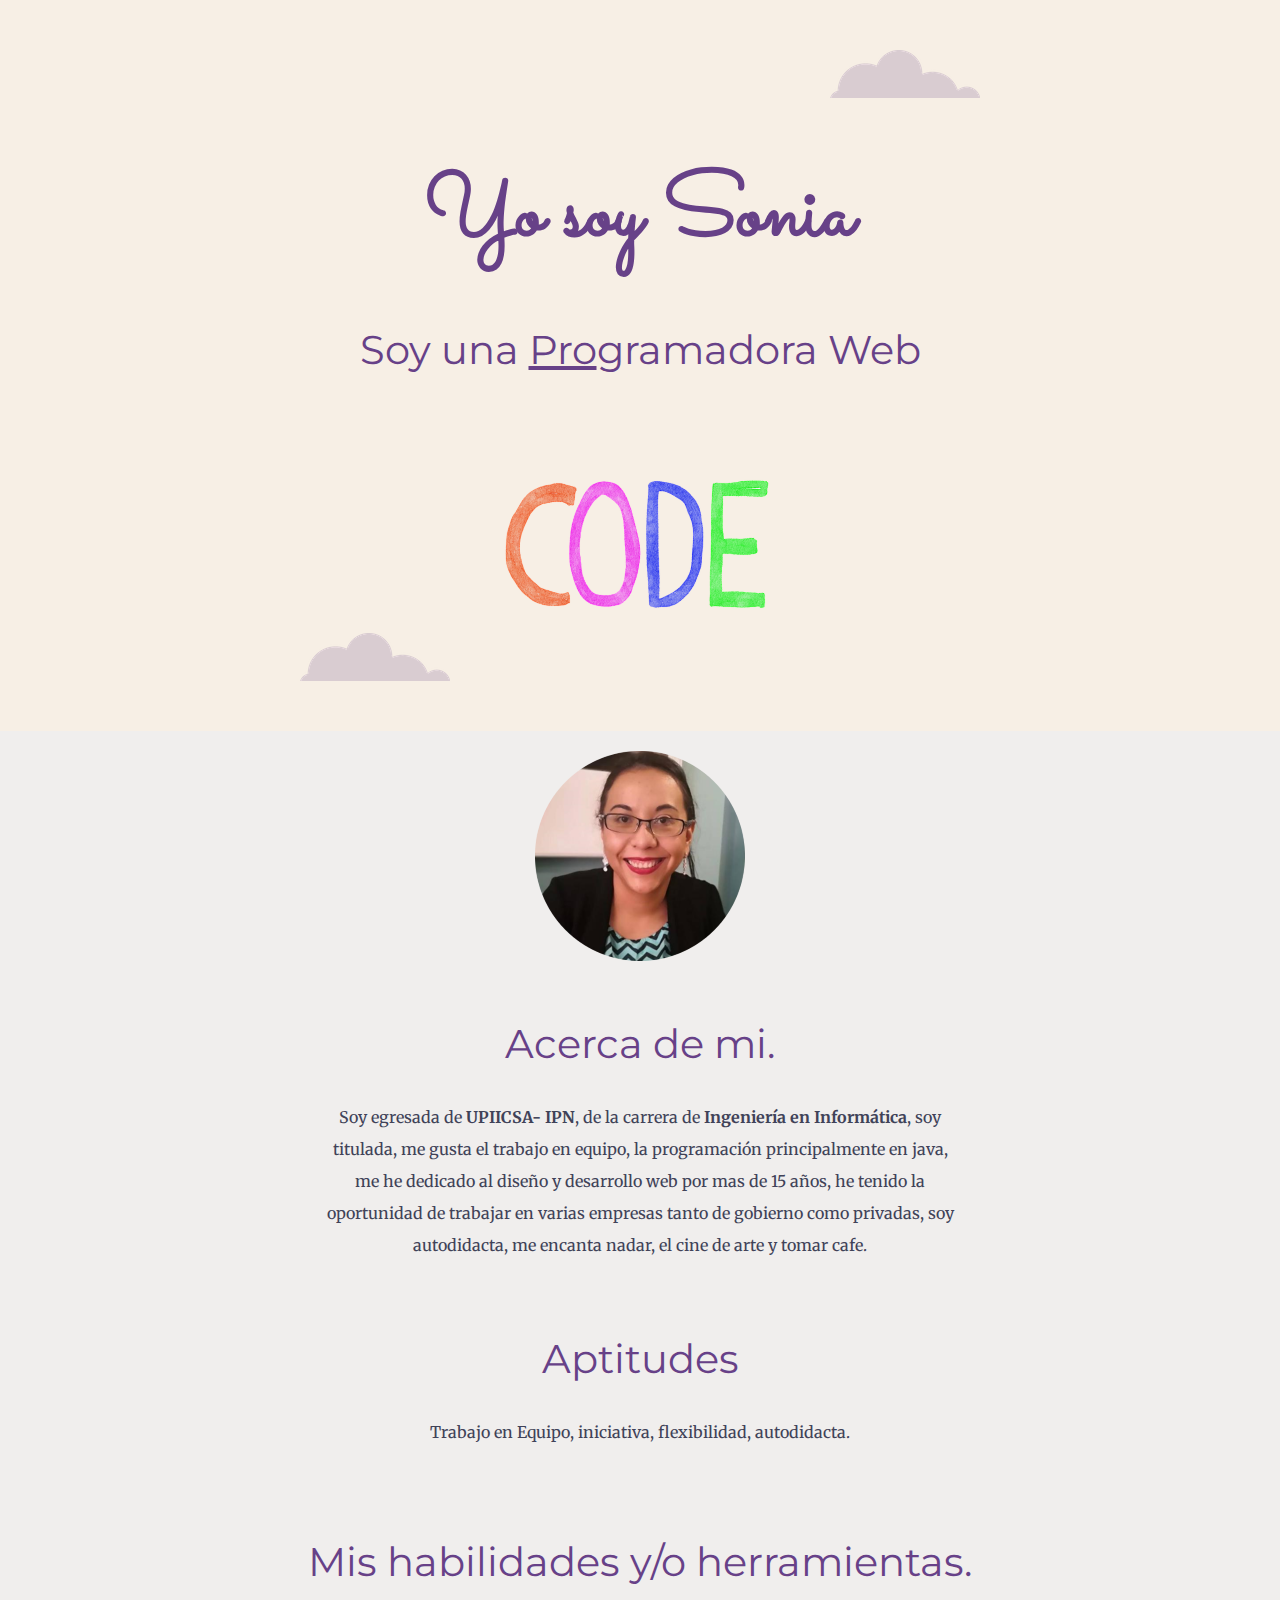
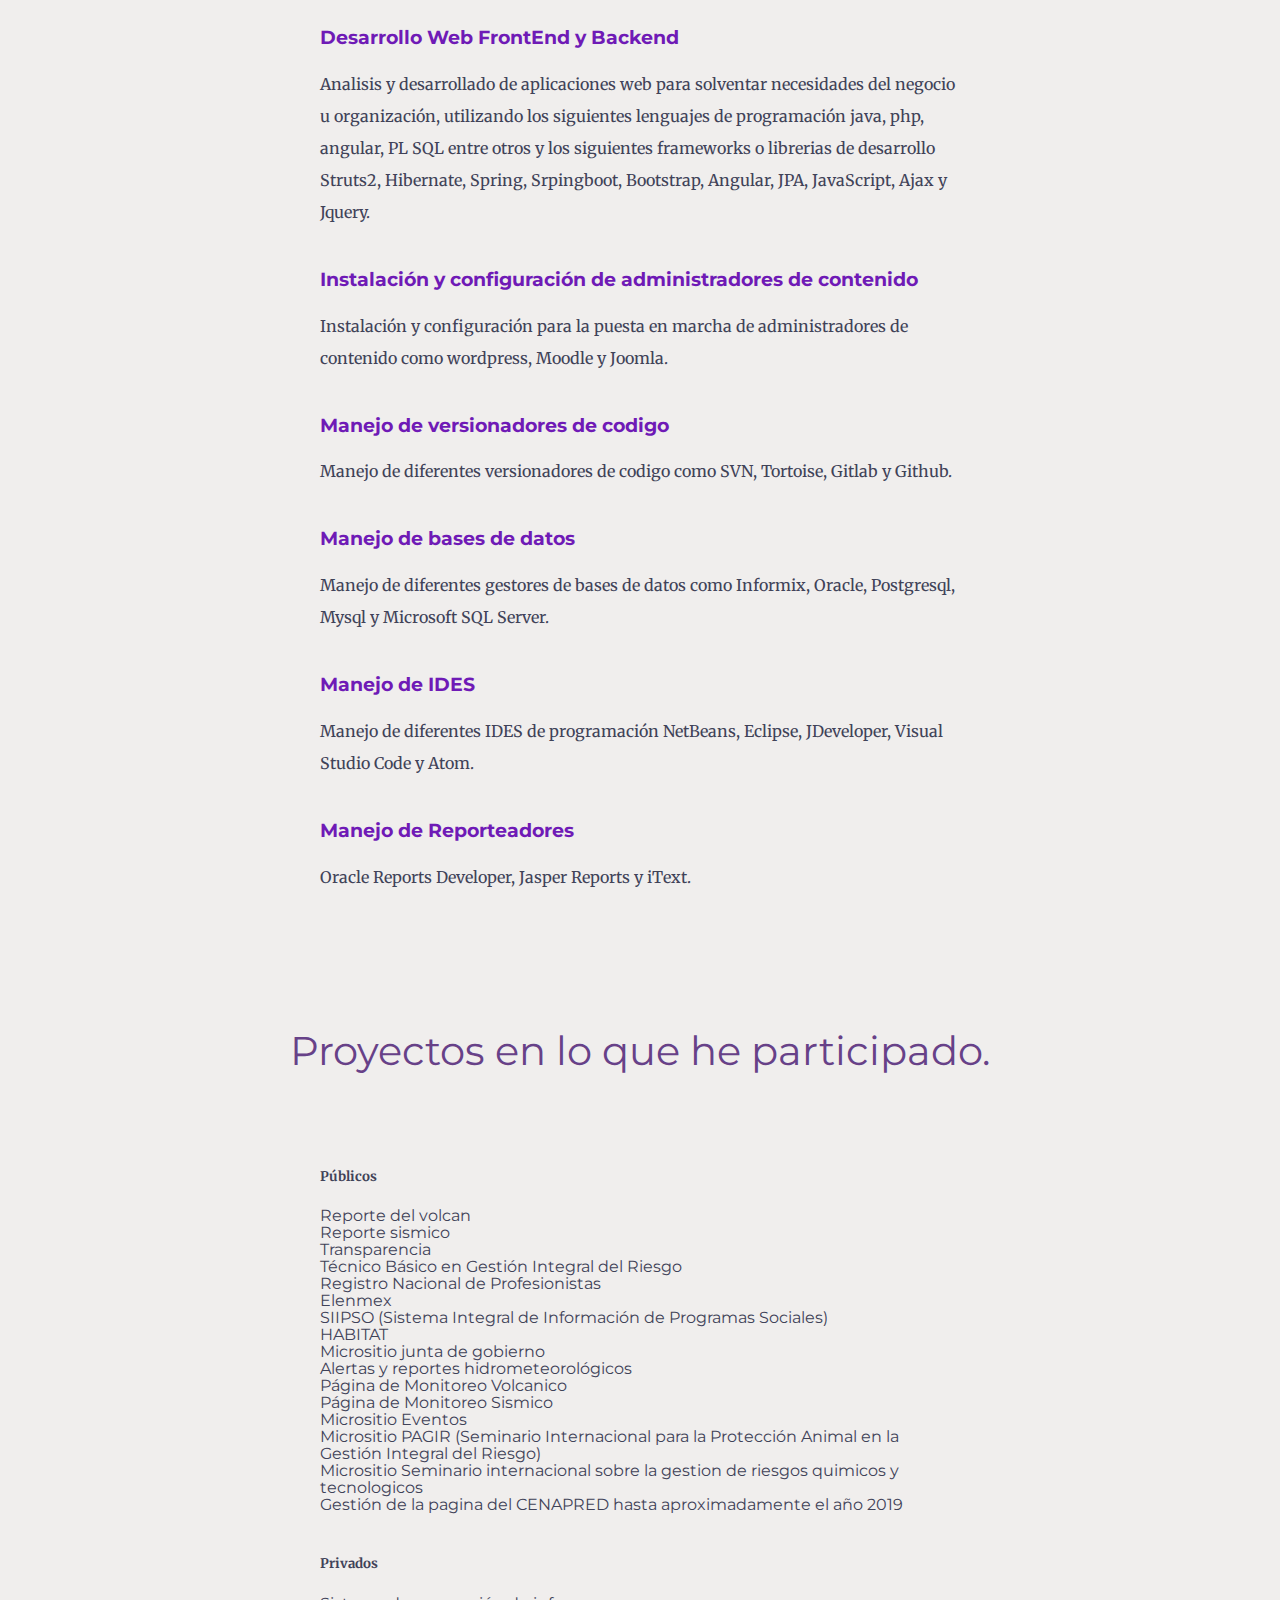
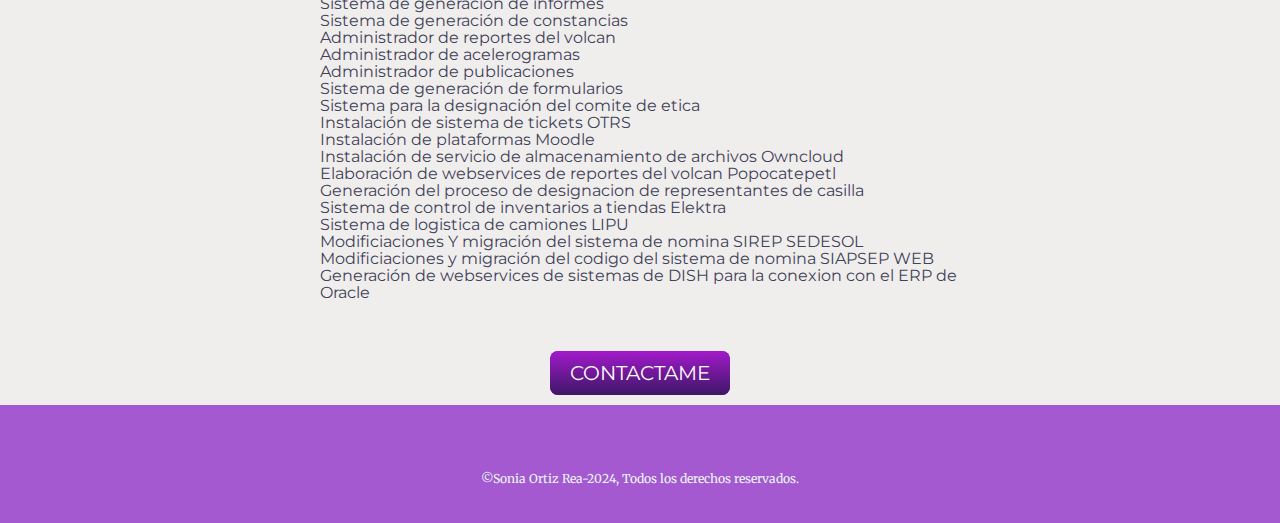
<file: index.html>
<!doctype html>
<html lang="en">

<head>
  <meta charset="utf-8">
  <meta name="viewport" content="width=device-width, initial-scale=1">
  <title>Sonia Ortiz Rea</title>

  <link rel="icon" href="favicon.ico">
  <link href="https://fonts.googleapis.com/css?family=Merriweather|Montserrat|Sacramento&display=swap" rel="stylesheet">
  <link href="https://cdn.jsdelivr.net/npm/bootstrap@5.3.0-alpha1/dist/css/bootstrap.min.css" rel="stylesheet"
    integrity="sha384-GLhlTQ8iRABdZLl6O3oVMWSktQOp6b7In1Zl3/Jr59b6EGGoI1aFkw7cmDA6j6gD" crossorigin="anonymous">
  <link rel="stylesheet" href="./css/styles.css">
</head>

<body>
  <div class="top-container">
    <img class="top-cloud" src="images/cloud.png" alt="nube">
    <h1>Yo soy Sonia</h1>
    <h2>Soy una <span class="pro">Pro</span>gramadora Web</h2>
    <img class="bottom-cloud" src="images/cloud.png" alt="nube">
    <img src="images/codex.png" alt="code">
    <br /><br />
  </div>
  <div class="middle-container">
    <div class="profile">
      <br />
      <img src="./images/foto.png" alt="Foto">
      <br /> <br />
      <h2>Acerca de mi.</h2>
      <p class="intro">Soy egresada de <strong>UPIICSA- IPN</strong>, de la carrera de
        <strong>Ingeniería en Informática</strong>, soy titulada, me gusta
        el trabajo en equipo,
        la programación principalmente en java, me he dedicado al diseño y desarrollo web por mas de 15 años, he tenido
        la oportunidad de trabajar en varias empresas tanto de gobierno como privadas, soy autodidacta, me encanta
        nadar, el cine de arte y tomar cafe.</p>
    </div>
    <br /> <br />
    <div class="intro">
      <h2>Aptitudes</h2>
      <p>Trabajo en Equipo, iniciativa, flexibilidad, autodidacta.</p>
    </div>
    <div class="skills">
      <br /> <br />
      <h2>Mis habilidades y/o herramientas.</h2>
      <div class="skill-row">
        <h3>Desarrollo Web FrontEnd y Backend</h3>
        <p class="skill-java-description">Analisis y desarrollado de aplicaciones web para solventar necesidades del
          negocio u organización, utilizando los siguientes lenguajes de programación java, php, angular, PL SQL entre otros y
          los siguientes frameworks o librerias de desarrollo
          Struts2, Hibernate, Spring, Srpingboot, Bootstrap, Angular, JPA, JavaScript, Ajax y Jquery.
        </p>
      </div>
      <div class="skill-row">
        <h3>Instalación y configuración de administradores de contenido</h3>
        <p class="skill-java-description">Instalación y configuración para la puesta en marcha de administradores de
          contenido como wordpress, Moodle y Joomla.</p>
      </div>
      <div class="skill-row">
        <h3>Manejo de versionadores de codigo</h3>
        <p class="skill-java-description">Manejo de diferentes versionadores de codigo como SVN, Tortoise, Gitlab y
          Github.</p>
      </div>
      <div class="skill-row">
        <h3>Manejo de bases de datos</h3>
        <p class="skill-java-description">Manejo de diferentes gestores de bases de datos como Informix, Oracle,
          Postgresql, Mysql y Microsoft SQL Server.</p>
      </div>
      <div class="skill-row">
        <h3>Manejo de IDES</h3>
        <p class="skill-java-description">Manejo de diferentes IDES de programación NetBeans, Eclipse, JDeveloper,
          Visual Studio Code y Atom.</p>
      </div>
      <div class="skill-row">
        <h3>Manejo de Reporteadores</h3>
        <p class="skill-java-description"> Oracle Reports Developer, Jasper Reports y iText.</p>
      </div>
    </div>
    <br />
    <div class="skills">
      <br/> <br />
      <h2>Proyectos en lo que he participado.</h2>
      <br/>
      <div class="skill-row">
        <h5>Públicos</h5>
        <p class="skill-java-proyecto"><a class="skill-java-proyecto"  href="https://www.cenapred.unam.mx/reportesVolcanesMX/">Reporte del volcan</a></p>
        <p class="skill-java-proyecto"><a class="skill-java-proyecto">Reporte sismico</a></p>
        <p class="skill-java-proyecto"><a class="skill-java-proyecto" href="https://www.cenapred.unam.mx/TransparenciaGobMX/">Transparencia</a></p>
        <p class="skill-java-proyecto"><a class="skill-java-proyecto" href="http://www.enaproc-cenapred.gob.mx/tecnicoBasicoGobMX.html">Técnico
            Básico en Gestión Integral del Riesgo</a></p>
        <p class="skill-java-proyecto"><a  class="skill-java-proyecto" >Registro Nacional de
            Profesionistas</a></p>
        <p class="skill-java-proyecto"><a class="skill-java-proyecto"
            href="https://ciudadania.ife.org.mx/portalElenmex2010/entrada.do?metodo=entradaResultadosLocal">Elenmex</a>
        </p>
        <p class="skill-java-proyecto">SIIPSO (Sistema Integral de Información de Programas Sociales)</p>
        <p class="skill-java-proyecto">HABITAT</p>
        <p class="skill-java-proyecto">Micrositio junta de gobierno</p>
        <p class="skill-java-proyecto">Alertas y reportes hidrometeorológicos</p>
        <p class="skill-java-proyecto">Página de Monitoreo Volcanico</p>
        <p class="skill-java-proyecto">Página de Monitoreo Sismico</p>
        <p class="skill-java-proyecto">Micrositio Eventos</p>
        <p class="skill-java-proyecto">Micrositio PAGIR (Seminario Internacional para la Protección Animal en la Gestión
          Integral del Riesgo)</p>
        <p class="skill-java-proyecto">Micrositio Seminario internacional sobre la gestion de riesgos quimicos y
          tecnologicos</p>
          <p class="skill-java-proyecto">Gestión de la pagina del CENAPRED hasta aproximadamente el año 2019</p>
          <br/>
        <h5>Privados</h5>
        <p class="skill-java-proyecto">Sistema de generación de informes</p>
        <p class="skill-java-proyecto">Sistema de generación de constancias</p>
        <p class="skill-java-proyecto">Administrador de reportes del volcan</p>
        <p class="skill-java-proyecto">Administrador de acelerogramas</p>
        <p class="skill-java-proyecto">Administrador de publicaciones</p>
        <p class="skill-java-proyecto">Sistema de generación de formularios</p>
        <p class="skill-java-proyecto">Sistema para la designación del comite de etica</p>
        <p class="skill-java-proyecto">Instalación de sistema de tickets OTRS</p>
        <p class="skill-java-proyecto">Instalación de plataformas Moodle</p>
        <p class="skill-java-proyecto">Instalación de servicio de almacenamiento de archivos Owncloud</p>
        <p class="skill-java-proyecto">Elaboración de webservices de reportes del volcan Popocatepetl</p>
        <p class="skill-java-proyecto">Generación del proceso de designacion de representantes de casilla</p>
        <p class="skill-java-proyecto">Sistema de control de inventarios a tiendas Elektra</p>
        <p class="skill-java-proyecto">Sistema de logistica de camiones LIPU</p>
        <p class="skill-java-proyecto">Modificiaciones Y migración del sistema de nomina SIREP SEDESOL</p>
        <p class="skill-java-proyecto">Modificiaciones y migración del codigo del sistema de nomina SIAPSEP WEB</p>
        <p class="skill-java-proyecto">Generación de webservices de sistemas de DISH para la conexion con el ERP de
          Oracle</p>
    </div>
    <br />
    <div class="contact-me">
      <a class="btn" href="mailto:sonia_wins@hotmail.com">CONTACTAME</a>
    </div>
    <br />
  </div>


  <div class="bottom-container">
    <p class="copyright">©Sonia Ortiz Rea-2024, Todos los derechos reservados.</p>
  </div>
  <script src="https://cdn.jsdelivr.net/npm/bootstrap@5.3.0-alpha1/dist/js/bootstrap.bundle.min.js"
    integrity="sha384-w76AqPfDkMBDXo30jS1Sgez6pr3x5MlQ1ZAGC+nuZB+EYdgRZgiwxhTBTkF7CXvN"
    crossorigin="anonymous"></script>
</body>

</html>
</file>
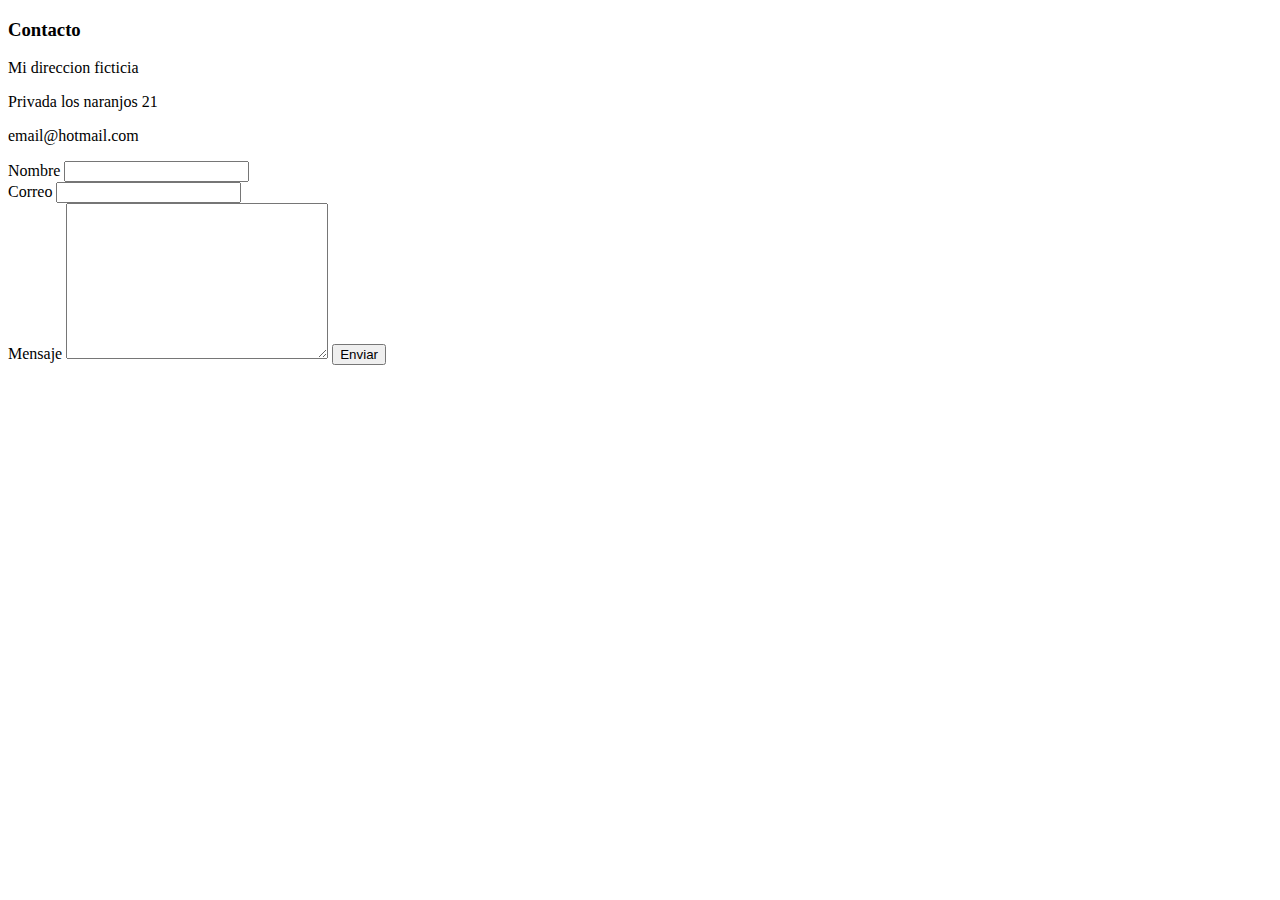
<file: contacto.html>
<!DOCTYPE html>
<html lang="en" dir="ltr">
  <head>
    <meta charset="utf-8">
    <title>Contacto</title>
  </head>
  <body>
    <h3>Contacto</h3>
    <p>Mi direccion ficticia</p>
    <p>Privada los naranjos 21</p>
    <p>email@hotmail.com</p>
    <form class="" action="mailto:joe@example.com?subject=feedback" method="post" enctype="text/plain">
      <label for="">Nombre</label>
      <input type="text" name="nombre" value=""><br>
      <label for="">Correo</label>
      <input type="email" name="correo" value=""><br>
      <label for="">Mensaje</label>
      <textarea name="mensaje" rows="10" cols="30"></textarea>
      <input type="submit" name="mensaje" value="Enviar">
    </form>
  </body>
</html>
</file>
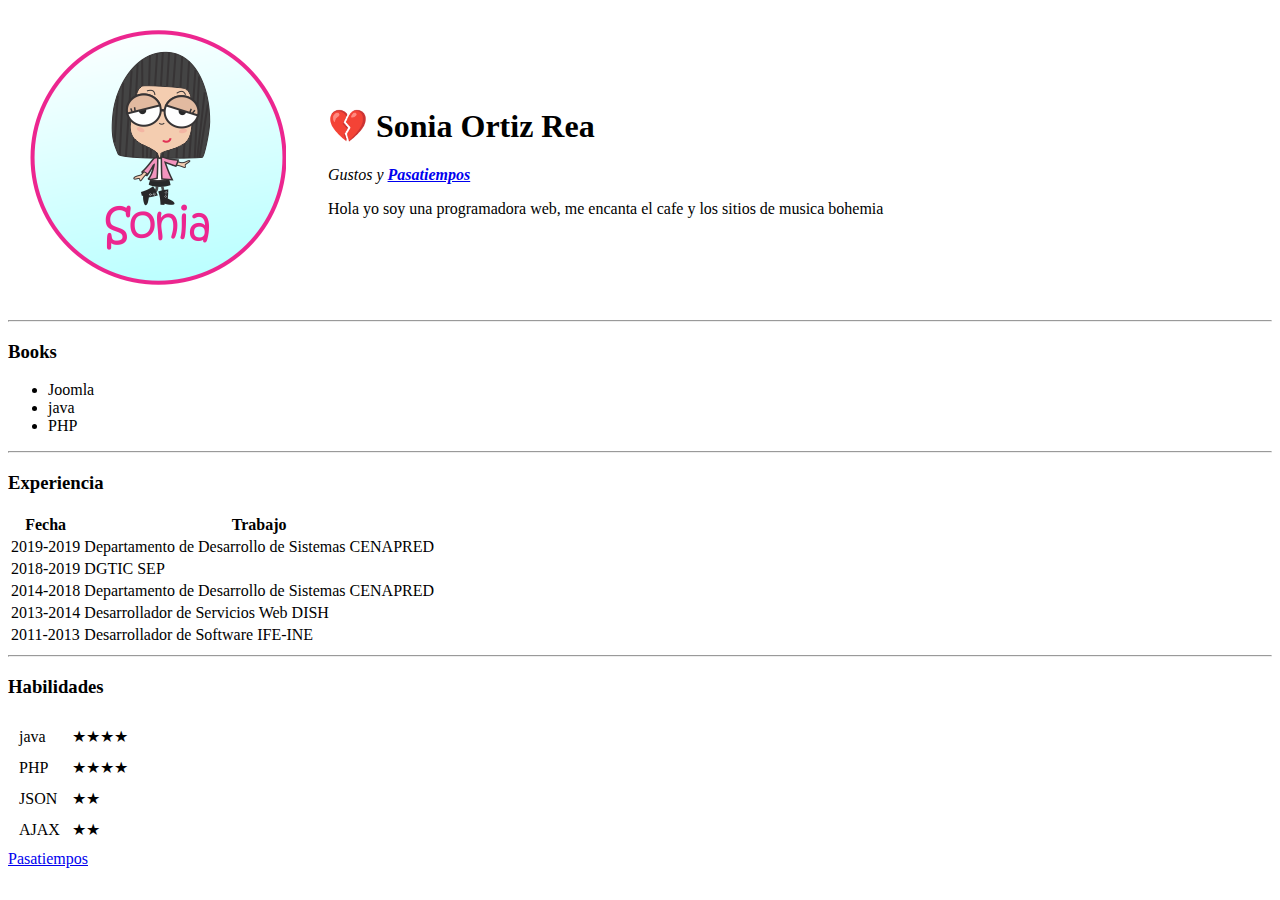
<file: index2.html>
<!DOCTYPE html>
<html lang="en" dir="ltr">

<head>
  <meta charset="utf-8">
  <title> 💔 Pagina de Sonia</title>
</head>

<body>

  <table cellpadding="20">
    <tr>
      <td> <img src="images/sonia.png" alt="Sonia Ortiz"></td>
      <td>
        <h1>💔 Sonia Ortiz Rea</h1>
        <p><em>Gustos y <strong> <a href="https://www.gob.mx/cenapred">Pasatiempos</a></strong></em></p>
        <p>Hola yo soy una programadora web, me encanta el cafe y los sitios de musica bohemia</p>
      </td>
    </tr>
  </table>
  <hr>
  <h3>Books</h3>
  <ul>
    <li>Joomla</li>
    <li>java</li>
    <li>PHP</li>
  </ul>
  <hr>
  <h3>Experiencia</h3>
  <table>
    <thead>
      <th>Fecha</th>
      <th>Trabajo</th>

    </thead>
    <tbody>
      <tr>
        <td>2019-2019</td>
        <td>Departamento de Desarrollo de Sistemas CENAPRED</td>
      </tr>
      <tr>
        <td>2018-2019</td>
        <td>DGTIC SEP</td>
      </tr>
      <tr>
        <td>2014-2018</td>
        <td>Departamento de Desarrollo de Sistemas CENAPRED</td>
      </tr>
      <tr>
        <td>2013-2014</td>
        <td>Desarrollador de Servicios Web DISH</td>
      </tr>
      <tr>
        <td>2011-2013</td>
        <td>Desarrollador de Software IFE-INE</td>
      </tr>
    </tbody>

  </table>
  <hr>
  <h3>Habilidades</h3>
  <table cellspacing="10">
    <tr>
      <td>java</td>
      <td>★★★★</td>
    </tr>
    <tr>
      <td>PHP</td>
      <td>★★★★</td>
    </tr>
    <tr>
      <td>JSON</td>
      <td>★★</td>
    </tr>
    <tr>
      <td>AJAX</td>
      <td>★★</td>
    </tr>

  </table>
  <a href="pasatiempos.html">Pasatiempos</a>

</body>

</html>
</file>
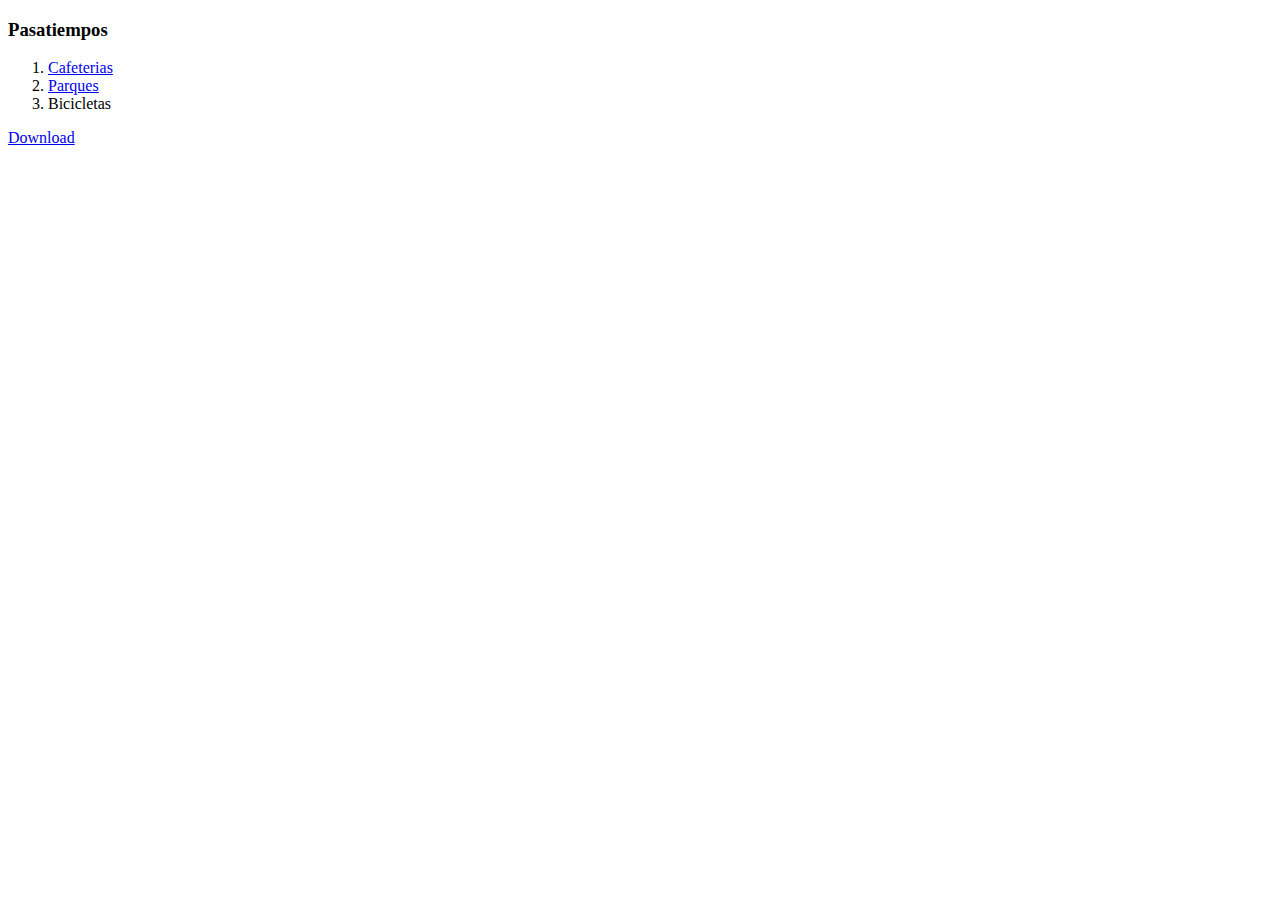
<file: pasatiempos.html>
<!DOCTYPE html>
<html lang="en" dir="ltr">
  <head>
    <meta charset="utf-8">
    <title></title>
  </head>
  <body>
    <h3>Pasatiempos</h3>
    <ol>
      <li><a href="http://cielitoquerido.com.mx/informacion/">Cafeterias</a></li>
      <li><a href="http://cdmxtravel.com/es/lugares/bosque-de-tlalpan-parque-nacional-bosque-pedregal.html">Parques</a></li>
      <li>Bicicletas</li>
    </ol>
    <a href="https://web.stanford.edu/group/csp/cs21/htmlcheatsheet.pdf">Download</a>
  </body>
</html>
</file>
<file: css/styles.css>
body {
  margin: 0;
  text-align: center;
  font-family: 'Merriweather', serif;
  color: #404258;
}

h1 {
  width: 50%;
  margin: 0 auto;
  font-family: 'Sacramento', cursive;
  font-size: 5.625rem;
  margin-top: 50px;
  color: #674188;
  padding-bottom: 10px;
}

h2 {
  font-family: 'Montserrat', sans-serif;
  font-size: 2.5rem;
  color: #674188;
  font-weight: normal;
}

h3 {
  font-family: 'Montserrat', sans-serif;
  color: #6F1AB6;
}

a {
  color: #6F1AB6;
  font-family: 'Montserrat', sans-serif;
  margin: 10px 20px;
  text-decoration: none;
}

a:hover {
  color: #c614ba;
}

p {
  line-height: 2;
}


hr {
  border: dotted #EAF6F6 6px;
  border-bottom: none;
  width: 5%;
  margin: 100px auto;
}


.top-container {
  background-color: #F7EFE5;
  position: relative;
  padding-top: 100px;
}

.middle-container {
  background-color: #F0EEED;
}


.pro {
  text-decoration: underline;
  line-height: 2px;
}

.intro {
  width: 50%;
  margin: auto;
}

.contact-message {
  width: 40%;
  margin: 40px auto 60px;

}

.top-cloud {
  position: absolute;
  right: 300px;
  top: 50px;
}

.bottom-cloud {
  position: absolute;
  left: 300px;
  bottom: 50px;
}

.skill-row {
  width: 50%;
  margin: 40px auto;
  text-align: left !important;

}


.skill-java-proyecto {
  text-align: left !important;
  line-height: 17px;
  margin: 0px !important;
  font-family: 'Montserrat', sans-serif;
  color: #404258;

}

.code-img {
  width: 20%;
  float: left;
  margin-right: 30px;
}

.skil-img {
  width: 15%;
  float: right;
  margin-left: 30px;
}

.bottom-container {
  background-color: #A459D1;
  color: #EAF6F6;
  padding: 50px 0 20px;
}

.btn {
  background: #A31ACB;
  background-image: -webkit-linear-gradient(top, #A31ACB, #3D1766);
  background-image: -moz-linear-gradient(top, #A31ACB, #3D1766);
  background-image: -ms-linear-gradient(top, #A31ACB, #3D1766);
  background-image: -o-linear-gradient(top, #A31ACB, #3D1766);
  background-image: linear-gradient(to bottom, #A31ACB, #3D1766);
  -webkit-border-radius: 8;
  -moz-border-radius: 8;
  border-radius: 8px;
  font-family: 'Montserrat', sans-serif;
  color: #ffffff;
  font-size: 20px;
  padding: 10px 20px 10px 20px;
  text-decoration: none;
}

.btn:hover {
  background: #A31ACB;
  background-image: -webkit-linear-gradient(top, #A31ACB, #3D1766);
  background-image: -moz-linear-gradient(top, #A31ACB, #3D1766);
  background-image: -ms-linear-gradient(top, #A31ACB, #3D1766);
  background-image: -o-linear-gradient(top, #A31ACB, #3D1766);
  background-image: linear-gradient(to bottom, #A31ACB, #3D1766);
  text-decoration: none;
}

.copyright {
  color: #EAF6F6;
  font-size: 0.76rem;
}
</file>
